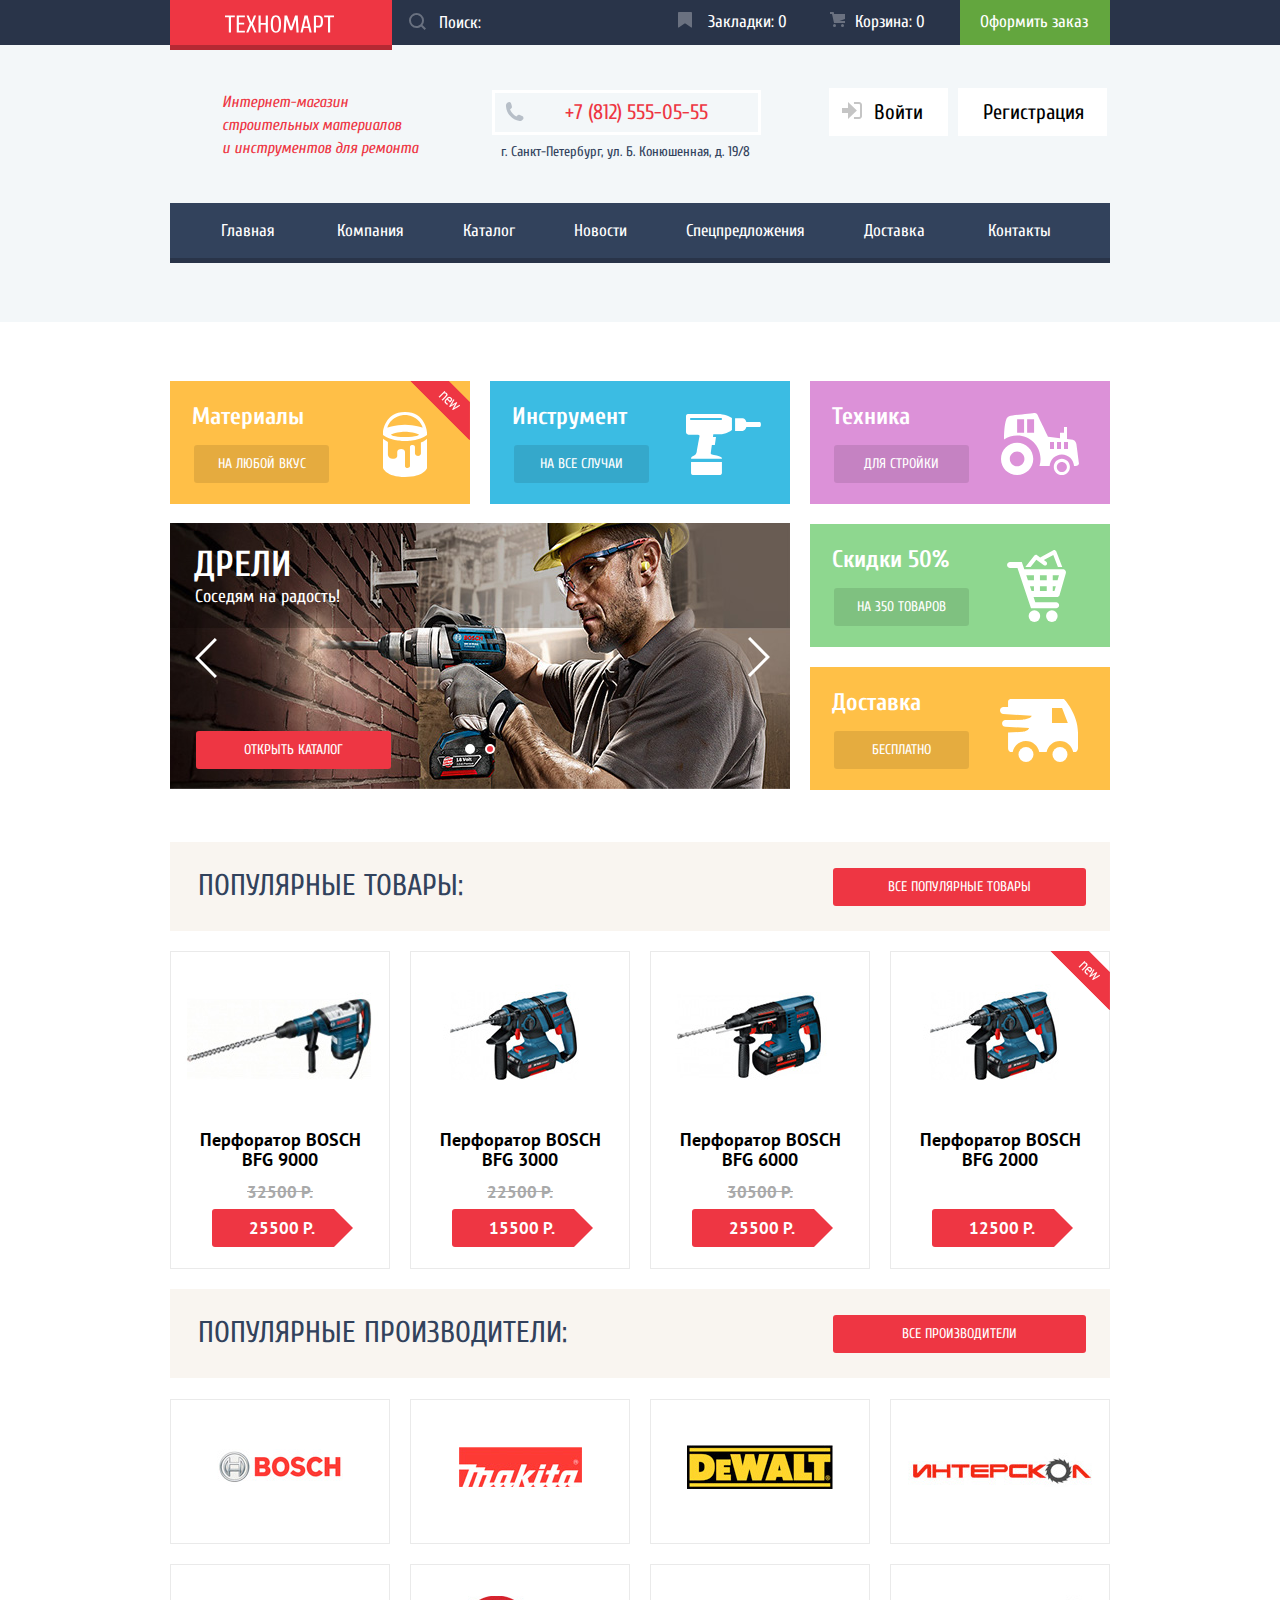
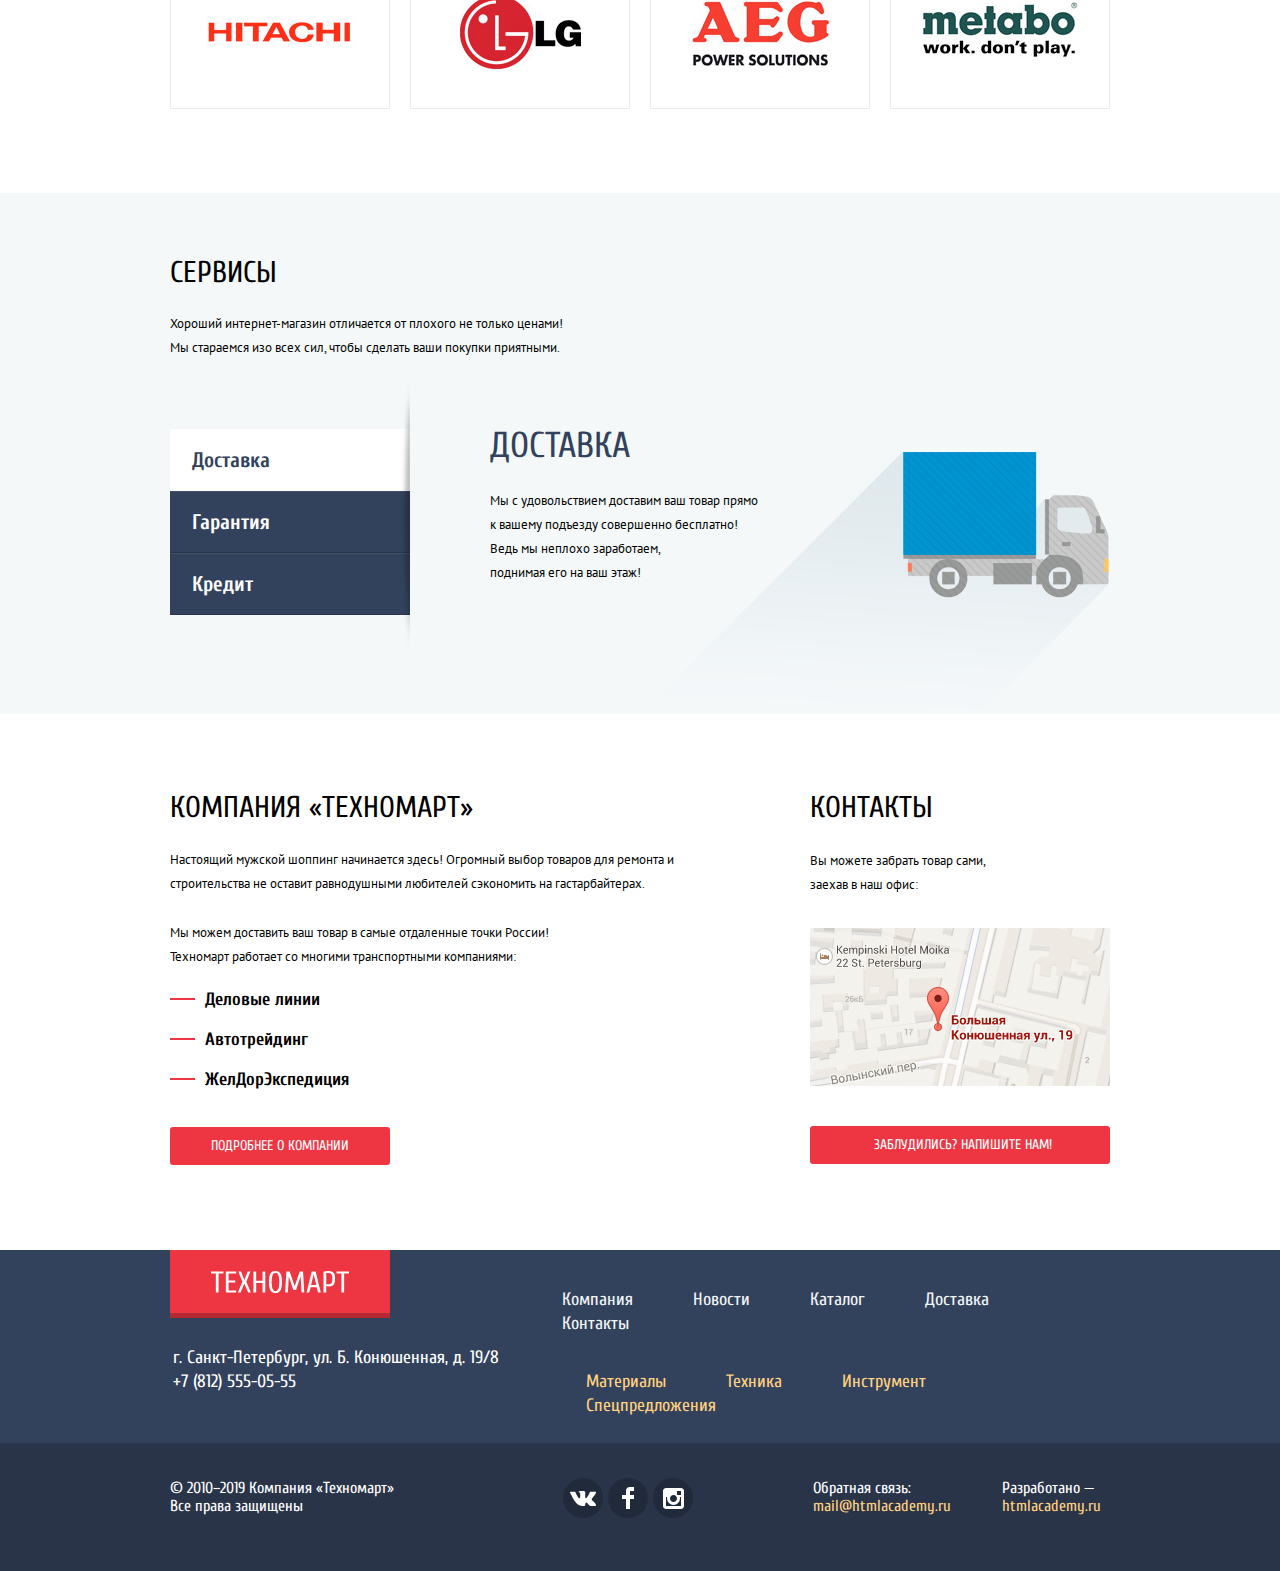
<file: index.html>
<!DOCTYPE html>
<html lang="ru">
<head>
	<meta charset="utf-8">
	<title>Техномарт</title>
	<link href="https://fonts.googleapis.com/css?family=Cuprum:400,400i,700,700i%7CPT+Sans:400,400i,700,700i&display=swap&subset=cyrillic" rel="stylesheet">
	<link href="css/normalize.css" rel="stylesheet">
	<link href="css/min.css" rel="stylesheet">
</head>
<body>
	<header class="main-header">
		<div class="header-top">
			<div class="container header-alignment">
				<a class="logo">
					<img src="img/logo.svg" width="109" height="18" alt="Логотип Техномарт" class="logo-header">
				</a>
				<form action="https://echo.htmlacademy.ru" method="get" class="search-form">
					<label for="search-field"><span class="visually-hidden">Поиск:</span></label>
					<input type="search" name="search" id="search-field" placeholder="Поиск:">
					<svg xmlns="http://www.w3.org/2000/svg" width="17" height="17" viewBox="0 0 17 17" class="search"><path fill="#ffffff" d="M17 15.586l-3.542-3.542A7.465 7.465 0 0 0 15 7.5 7.5 7.5 0 1 0 7.5 15c1.71 0 3.282-.579 4.544-1.542L15.586 17 17 15.586zM2 7.5C2 4.467 4.467 2 7.5 2 10.532 2 13 4.467 13 7.5c0 3.032-2.468 5.5-5.5 5.5A5.506 5.506 0 0 1 2 7.5z"/></svg>
				</form>
				<a href="#" class="bookmark">
					Закладки: 0
				</a>		
				<a href="#" class="basket">
					Корзина: 0
				</a>
				<a href="#" class="checkout-button">
					Оформить заказ
				</a>
			</div>
		</div>

		<div class="flex-container container header-alignment">
			<div>
				<h1 class="visually-hidden">Техномарт</h1>
				<p class="promo">Интернет-магазин строительных материалов <br> и инструментов для ремонта</p>
			</div>

			<div class="contact-us">
				<h2 class="visually-hidden">Связаться с нами</h2>
				<p class="call-us"><a href="tel:+78125550555">+7 (812) 555-05-55</a></p>
				<p class="find-us">г. Санкт-Петербург, ул. Б. Конюшенная, д. 19/8</p>
			</div>

			<section>
				<h2 class="visually-hidden">Регистрация или Вход</h2>
				<ul class="user-navigation">
					<li class="login-btn">
						<a href="#" class="login"><span>Войти</span>
							<svg xmlns="http://www.w3.org/2000/svg" class="login-icon" width="20" height="17" viewBox="0 0 20 17"><path fill="#c5c5c5" d="M14.875 8.5L6 0v6H0v5h6v6z"/><path fill="#c5c5c5" d="M16.986 15.01h-5.027V17h5.027c2.178 0 3.004-1.81 3.029-3.026V3.028C19.99 1.811 19.164 0 16.986 0h-5.027v1.99h5.027c.839 0 .992.681 1.01 1.057v10.904c-.017.376-.171 1.059-1.01 1.059z"/></svg>
						</a>
					</li>
					<li>
						<a href="#" class="sign-up">Регистрация</a>
					</li>
				</ul>
			</section>
		</div>

		<nav class="container site-nav">
			<ul class="site-navigation">
				<li class="navigation-item"><a href="index.html#begin" class="navigation-link">Главная</a></li>
				<li class="navigation-item"><a href="index.html#about" class="navigation-link">Компания</a></li>
				<li class="navigation-item"><a href="catalog.html" class="navigation-link">Каталог</a></li>
				<li class="navigation-item"><a href="#" class="navigation-link">Новости</a></li>
				<li class="navigation-item"><a href="#" class="navigation-link">Спецпредложения</a></li>
				<li class="navigation-item"><a href="index.html#delivery" class="navigation-link">Доставка</a></li>
				<li class="navigation-item"><a href="index.html#contacts" class="navigation-link">Контакты</a></li>
			</ul>
		</nav>
	</header>


	<main>
		<div class="container">
			<section class="services">
				<h2 class="visually-hidden">Услуги Техномарт</h2>
				<ul class="services-list">
					<li class="services-item">
						<div class="flag flag-new">Новинка</div>
						<h3>Материалы</h3>
						<a href="#">
							<p class="promo-phrase">На любой вкус</p>
						</a>
					</li>
					<li class="services-item">
						<h3>Инструмент</h3>
						<a href="#">
							<p class="promo-phrase">На все случаи</p>
						</a>
					</li>
					<li class="services-item">
						<h3>Техника</h3>
						<a href="#">
							<p class="promo-phrase">Для стройки</p>
						</a>
					</li>
					<li class="services-item">
						<h3>Скидки 50%</h3>
						<a href="#">
							<p class="promo-phrase">На 350 товаров</p>
						</a>
					</li>
					<li class="services-item">
						<h3>Доставка</h3>
						<a href="#">
							<p class="promo-phrase">Бесплатно</p>
						</a>
					</li>
				</ul>

				<div class="promo-slider">
					<input type="radio" id="control-1" name="toggle" class="visually-hidden">
					<input type="radio" id="control-2" name="toggle" class="visually-hidden" checked>
					<div class="slider-controls">
						<label for="control-1">Первый</label>
						<label for="control-2">Второй</label>
					</div>
					<figure id="slider-1" class="slider-item">
						<figcaption>
							<h3>Дрели</h3>
							<p>Соседям на радость!</p>
						</figcaption>
						<img src="img/drill-master-1.jpg" width="620" height="266" alt="Дрелли. Соседям на радость!">
						<a href="catalog.html" class="btn open-btn">Открыть каталог</a>
						<div class="arrows arrow-1">
							<label for="control-1" class="arrow-back"><span class="visually-hidden">Назад</span></label>
							<label for="control-2" class="arrow-next"><span class="visually-hidden">Вперед</span></label>
						</div>
					</figure>
					<figure id="slider-2" class="slider-item">
						<figcaption>
							<h3>Перфораторы</h3>
							<p>Настоящие мужские игрушки</p>
						</figcaption>
						<img src="img/drill-master-2.jpg" width="620" height="266" alt="Дрелли. Соседям на радость!">
						<a href="catalog.html" class="btn open-btn">Открыть каталог</a>
						<div class="arrows arrow-2">
							<label for="control-1" class="arrow-back"><span class="visually-hidden">Назад</span></label>
							<label for="control-2" class="arrow-next"><span class="visually-hidden">Вперед</span></label>
						</div>
					</figure>
				</div>
			</section>

			<section class="popular-goods">
				<div class="popular-heading">
					<h2>Популярные товары:</h2>
					<a href="#" class="btn popular-button">Все популярные товары</a>
				</div>
				<ul class="goods-list goods-index">
					<li class="goods-item">
						<div class="goods-card">
							<div class="goods-hide">
								<button type="button" class="buy-button">Купить</button>
								<button type="button" class="bookmark-button">В закладки</button>
							</div>
							<div class="goods-reveal">
								<a href="#">
									<img src="img/perforator-1.jpg" width="218" height="170" alt="Перфоратор BOSCH BFG 9000">
									<h3>Перфоратор BOSCH BFG 9000</h3>
								</a>
								<div class="price-box">
									<b class="price-old">32500 Р.</b>
									<a href="#" class="price-new">25500 Р.</a>
								</div>
							</div>
						</div>
					</li>
					<li class="goods-item">
						<div class="goods-card">
							<div class="goods-hide">
								<button type="button" class="buy-button">Купить</button>
								<button type="button" class="bookmark-button">В закладки</button>
							</div>
							<div class="goods-reveal">
								<a href="#">
									<img src="img/perforator-2.jpg" width="218" height="170" alt="Перфоратор BOSCH BFG 3000">
									<h3>Перфоратор BOSCH BFG 3000</h3>
								</a>
								<div class="price-box">
									<b class="price-old">22500 Р.</b>
									<a href="#" class="price-new">15500 Р.</a>
								</div>
							</div>
						</div>
					</li>
					<li class="goods-item">
						<div class="goods-card">
							<div class="goods-hide">
								<button type="button" class="buy-button">Купить</button>
								<button type="button" class="bookmark-button">В закладки</button>
							</div>
							<div class="goods-reveal">
								<a href="#">
									<img src="img/perforator-3.jpg" width="218" height="170" alt="Перфоратор BOSCH BFG 6000">
									<h3>Перфоратор BOSCH BFG 6000</h3>
								</a>
								<div class="price-box">
									<b class="price-old">30500 Р.</b>
									<a href="#" class="price-new">25500 Р.</a>
								</div>
							</div>
						</div>
					</li>
					<li class="goods-item">
						<div class="goods-card">
							<div class="goods-hide">
								<button type="button" class="buy-button">Купить</button>
								<button type="button" class="bookmark-button">В закладки</button>
							</div>
							<div class="goods-reveal">
								<div class="flag flag-new">Новинка</div>
								<a href="#">
									<img src="img/perforator-4.jpg" width="218" height="170" alt="Перфоратор BOSCH BFG 2000">
									<h3>Перфоратор BOSCH BFG 2000</h3>
								</a>
								<div class="price-alone">
									<a href="#" class="price-new">12500 Р.</a>
								</div>
							</div>
						</div>
					</li>
				</ul>
			</section>

			<section class="popular-brands">
				<div class="popular-heading">
					<h2>Популярные производители:</h2>
					<a href="#" class="btn popular-button">Все производители</a>
				</div>
				<ul class="brands-list">
					<li class="brands-item"><a href="#"><img src="img/bosch.jpg" width="126" height="37" alt="Bosch"></a></li>
					<li class="brands-item"><a href="#"><img src="img/makita.jpg" width="123" height="40" alt="Makita"></a></li>
					<li class="brands-item"><a href="#"><img src="img/dewalt.jpg" width="146" height="44" alt="Dewalt"></a></li>
					<li class="brands-item"><a href="#"><img src="img/interscol.jpg" width="200" height="88" alt="Interscol"></a></li>
					<li class="brands-item"><a href="#"><img src="img/hitachi.jpg" width="169" height="31" alt="Hitachi"></a></li>
					<li class="brands-item"><a href="#"><img src="img/lg.jpg" width="121" height="73" alt="LG"></a></li>
					<li class="brands-item"><a href="#"><img src="img/aeg.jpg" width="151" height="96" alt="AEG"></a></li>
					<li class="brands-item"><a href="#"><img src="img/metabo.jpg" width="204" height="69" alt="Metabo"></a></li>
				</ul>
			</section>
		</div>

		<section class="info">
			<div class="container">
				<h2>Сервисы</h2>
				<div class="info-promo">
					<p>Хороший интернет-магазин отличается от плохого не только ценами!</p> 
					<p>Мы стараемся изо всех сил, чтобы сделать ваши покупки приятными.</p>
				</div>
				<div class="flex-container service-frame">
					<input type="radio" name="service-radio" id="delivery" class="visually-hidden" checked>
					<input type="radio" name="service-radio" id="guarantee" class="visually-hidden">
					<input type="radio" name="service-radio" id="credit" class="visually-hidden">
					<div class="info-list">
						<label for="delivery" class="info-item">Доставка</label>
						<label for="guarantee" class="info-item">Гарантия</label>
						<label for="credit" class="info-item">Кредит</label>
					</div>
					<div class="service-slide info-delivery flex-container">
						<div>
							<h3>Доставка</h3>
							<p>Мы с удовольствием доставим ваш товар прямо <br> к вашему подъезду совершенно бесплатно!</p>
							<p>Ведь мы неплохо заработаем, <br> поднимая его на ваш этаж!</p>
						</div>
					</div>
					<div class="service-slide info-guarantee flex-container">
						<div>
							<h3>Гарантия</h3>
							<p>Если купленный у нас товар поломается или заискрит, <br> а также в случае пожара, спровоцированного его возгоранием, вы всегда можете быть уверены в нашей гарантии. Мы обменяем сгоревший товар на новый. <br> Дом уж восстановите как-нибудь сами.</p>
						</div>
					</div>
					<div class="info-credit service-slide flex-container">
						<div>
							<h3>Кредит</h3>
							<p>Залезть в долговую яму стало проще! <br> Кредитные консультанты придут вам на помощь.</p>
							<a href="#" class="btn credit-btn">Отправить заявку</a>
						</div>
					</div>
				</div>
			</div>
		</section>

		<div class="container">
			<div class="flex-container contacts-about">
				<section class="about">
					<h2>Компания «Техномарт»</h2>
					<p>Настоящий мужской шоппинг начинается здесь! Огромный выбор товаров для ремонта и строительства не оставит равнодушными любителей сэкономить на гастарбайтерах.</p> 
					<p>Мы можем доставить ваш товар в самые отдаленные точки России! Техномарт работает со многими транспортными компаниями:</p>
					<ul class="about-list">
						<li><b>Деловые линии</b></li>
						<li><b>Автотрейдинг</b></li>
						<li><b>ЖелДорЭкспедиция</b></li>
					</ul>
					<a href="#" class="btn more-btn">Подробнее о компании</a>
				</section>

				<section class="contacts">
					<h2>Контакты</h2>
					<p>Вы можете забрать товар сами, заехав в наш офис:</p>
					<a href="https://www.google.com/maps/place/%D0%91%D0%BE%D0%BB%D1%8C%D1%88%D0%B0%D1%8F+%D0%9A%D0%BE%D0%BD%D1%8E%D1%88%D0%B5%D0%BD%D0%BD%D0%B0%D1%8F+%D1%83%D0%BB.,+19%2F8,+%D0%A1%D0%B0%D0%BD%D0%BA%D1%82-%D0%9F%D0%B5%D1%82%D0%B5%D1%80%D0%B1%D1%83%D1%80%D0%B3,+191186/@59.9385146,30.3198672,16.75z/data=!4m5!3m4!1s0x4696310fca145cc1:0x42b32648d8238007!8m2!3d59.9387165!4d30.3230474" class="map-open">
						<img src="img/map.png" width="300" height="158" alt="Офис компании по адресу ул. Большая Конюшенная 19/8, Санкт-Петербург">
					</a>
					<button type="button" class="btn write-us">Заблудились? Напишите нам!</button>
				</section>
			</div>
		</div>
	</main>


	<footer class="main-footer">
		<div class="modal-cart visually-hidden">
			<button type="button" class="cart-close"><span class="visually-hidden">Закрыть</span></button>
			<div class="modal-top">
				<p>Товар добавлен в корзину!</p>
			</div>
			<div class="modal-bottom">
				<a class="btn modal-checkout">Оформить заказ</a>
				<button type="button" class="btn modal-continue">Продолжить покупки</button> 
			</div>
		</div>
		<div class="pop-up visually-hidden">
			<form action="https://echo.htmlacademy.ru" method="post" class="modal-form">
				<button type="button" class="form-close"><span class="visually-hidden">Закрыть</span></button>
				<div class="flex-container">
					<p>
						<label for="name-field" class="name-label">Ваше имя: <br></label>
						<input type="text" name="name" id="name-field" placeholder="Имя Фамилия">
					</p>
					<p>
						<label for="email-field">Ваш e-mail: <br></label>
						<input type="email" name="email" id="email-field" placeholder="email@example.com">
					</p>
				</div>
				<label for="comment-field" class="area-label">Текст письма:</label>
				<textarea name="comment" id="comment-field" placeholder="В свободной форме"></textarea>
				<div class="modal-btn">
					<button type="submit" class="btn">Отправить</button>
				</div>
			</form>
		</div>

		<section class="modal-map visually-hidden">
			<h2 class="visually-hidden">Как до нас добраться</h2>
			<iframe src="https://www.google.com/maps/embed?pb=!1m18!1m12!1m3!1d2376.7683104765288!2d30.319867196867516!3d59.93851463737363!2m3!1f0!2f0!3f0!3m2!1i1024!2i768!4f13.1!3m3!1m2!1s0x4696310fca145cc1%3A0x42b32648d8238007!2z0JHQvtC70YzRiNCw0Y8g0JrQvtC90Y7RiNC10L3QvdCw0Y8g0YPQuy4sIDE5LzgsINCh0LDQvdC60YIt0J_QtdGC0LXRgNCx0YPRgNCzLCAxOTExODY!5e0!3m2!1sru!2sru!4v1572987408072!5m2!1sru!2sru" width="940" height="446" allowfullscreen></iframe>
			<p><img src="img/map-popup.png" width="940" height="446" alt="Офис компании по адресу ул. Большая Конюшенная 19/8, Санкт-Петербург"></p>
			<button class="map-close" type="button">
				<span class="visually-hidden">Закрыть</span>
			</button>
		</section>

		<div class="footer-top">
			<div class="container">
				<div class="flex-container">
					<div class="footer-column">
						<a href="#begin" class="logo">
							<img src="img/logo.svg" width="137" height="22" alt="Логотип Техномарт" class="logo-footer">
						</a>
						<div class="adress-footer">
							<p>г. Санкт-Петербург, ул. Б. Конюшенная, д. 19/8</p>
							<p><a href="tel:+78125550555">+7 (812) 555-05-55</a></p>
						</div>
					</div>
					<div class="footer-menu">
						<ul class="menu-top">
							<li><a href="#about">Компания</a></li>
							<li><a href="#">Новости</a></li>
							<li><a href="catalog.html">Каталог</a></li>
							<li><a href="#delivery">Доставка</a></li>
							<li><a href="#contacts">Контакты</a></li>
						</ul>
						<ul class="menu-bottom">
							<li><a href="#">Материалы</a></li>
							<li><a href="#">Техника</a></li>
							<li><a href="#">Инструмент</a></li>
							<li><a href="#">Спецпредложения</a></li>
						</ul>
					</div>
				</div>
			</div>
		</div>

		<div class="footer-bottom">
			<div class="container flex-container footer-alignment">
				<p class="copyright">
					© 2010–2019 Компания «Техномарт»
					Все права защищены
				</p>
				<ul class="footer-social flex-container">
					<li><a href="#" class="social-button"><span class="visually-hidden">Вконтакте</span>
						<svg xmlns="http://www.w3.org/2000/svg" width="26" height="15" viewBox="0 0 26 15"><path fill="#FFF" d="M16.138 11.51c.956-.309 2.18 2.04 3.483 2.939.978.681 1.727.534 1.727.534l3.473-.05s1.815-.112.957-1.554c-.071-.12-.503-1.069-2.585-3.022-2.177-2.043-1.882-1.712.739-5.244 1.597-2.153 2.236-3.468 2.036-4.028-.192-.539-1.365-.399-1.365-.399L20.69.713c-.381.001-.704.119-.851.515-.003.004-.621 1.666-1.445 3.079-1.741 2.989-2.436 3.148-2.724 2.961-.661-.433-.494-1.737-.494-2.664 0-2.897.432-4.105-.846-4.417-.427-.104-.739-.172-1.828-.182-1.392-.021-2.574 0-3.244.329-.445.223-.786.712-.579.74.26.035.843.16 1.155.586.401.552.389 1.789.389 1.789s.229 3.411-.54 3.834c-.528.29-1.25-.302-2.803-3.016-.793-1.388-1.392-2.922-1.392-2.922s-.116-.285-.326-.441c-.25-.185-.6-.244-.6-.244L.848.684S.29.7.085.946c-.182.218-.015.668-.015.668s2.909 6.881 6.203 10.347c3.02 3.182 6.452 2.971 6.452 2.971h1.555s.469-.054.709-.312c.224-.24.214-.691.214-.691s-.031-2.109.935-2.419z"/></svg></a>
					</li>
					<li><a href="#" class="social-button"><span class="visually-hidden">Фейсбук</span>
						<svg xmlns="http://www.w3.org/2000/svg" width="12" height="22" viewBox="0 0 12 22"><path fill="#FFF" d="M12 4V0H8a4 4 0 0 0-4 4v4H0v4h4v10h4V12h4V8H8V4h4z"/></svg></a>
					</li>
					<li><a href="#" class="social-button"><span class="visually-hidden">Инстаграм</span>
						<svg xmlns="http://www.w3.org/2000/svg" width="21" height="21" viewBox="0 0 21 21"><path fill="#FFF" d="M18 0H3C1.35 0 0 1.35 0 3v15c0 1.65 1.35 3 3 3h15c1.65 0 3-1.35 3-3V3c0-1.65-1.35-3-3-3zm-7.5 7c1.93 0 3.5 1.57 3.5 3.5S12.43 14 10.5 14 7 12.43 7 10.5 8.57 7 10.5 7zM18 18H3V9h1.181A6.504 6.504 0 0 0 4 10.5a6.5 6.5 0 1 0 13 0 6.45 6.45 0 0 0-.181-1.5H18v9zm0-11h-4V3h4v4z"/></svg></a>
					</li>
				</ul>
				<div class="footer-links">
					<p class="feedback">
						Обратная связь:
						<a href="mailto:mail@htmlacademy.ru"><span>mail@htmlacademy.ru</span></a>
					</p>
					<p>
						Разработано — 
						<a href="https://htmlacademy.ru/intensive/htmlcss"><span>htmlacademy.ru</span></a>
					</p>
				</div>
			</div>
		</div>
	</footer>
	<script src="js/min.js"></script>
</body>
</html>
</file>
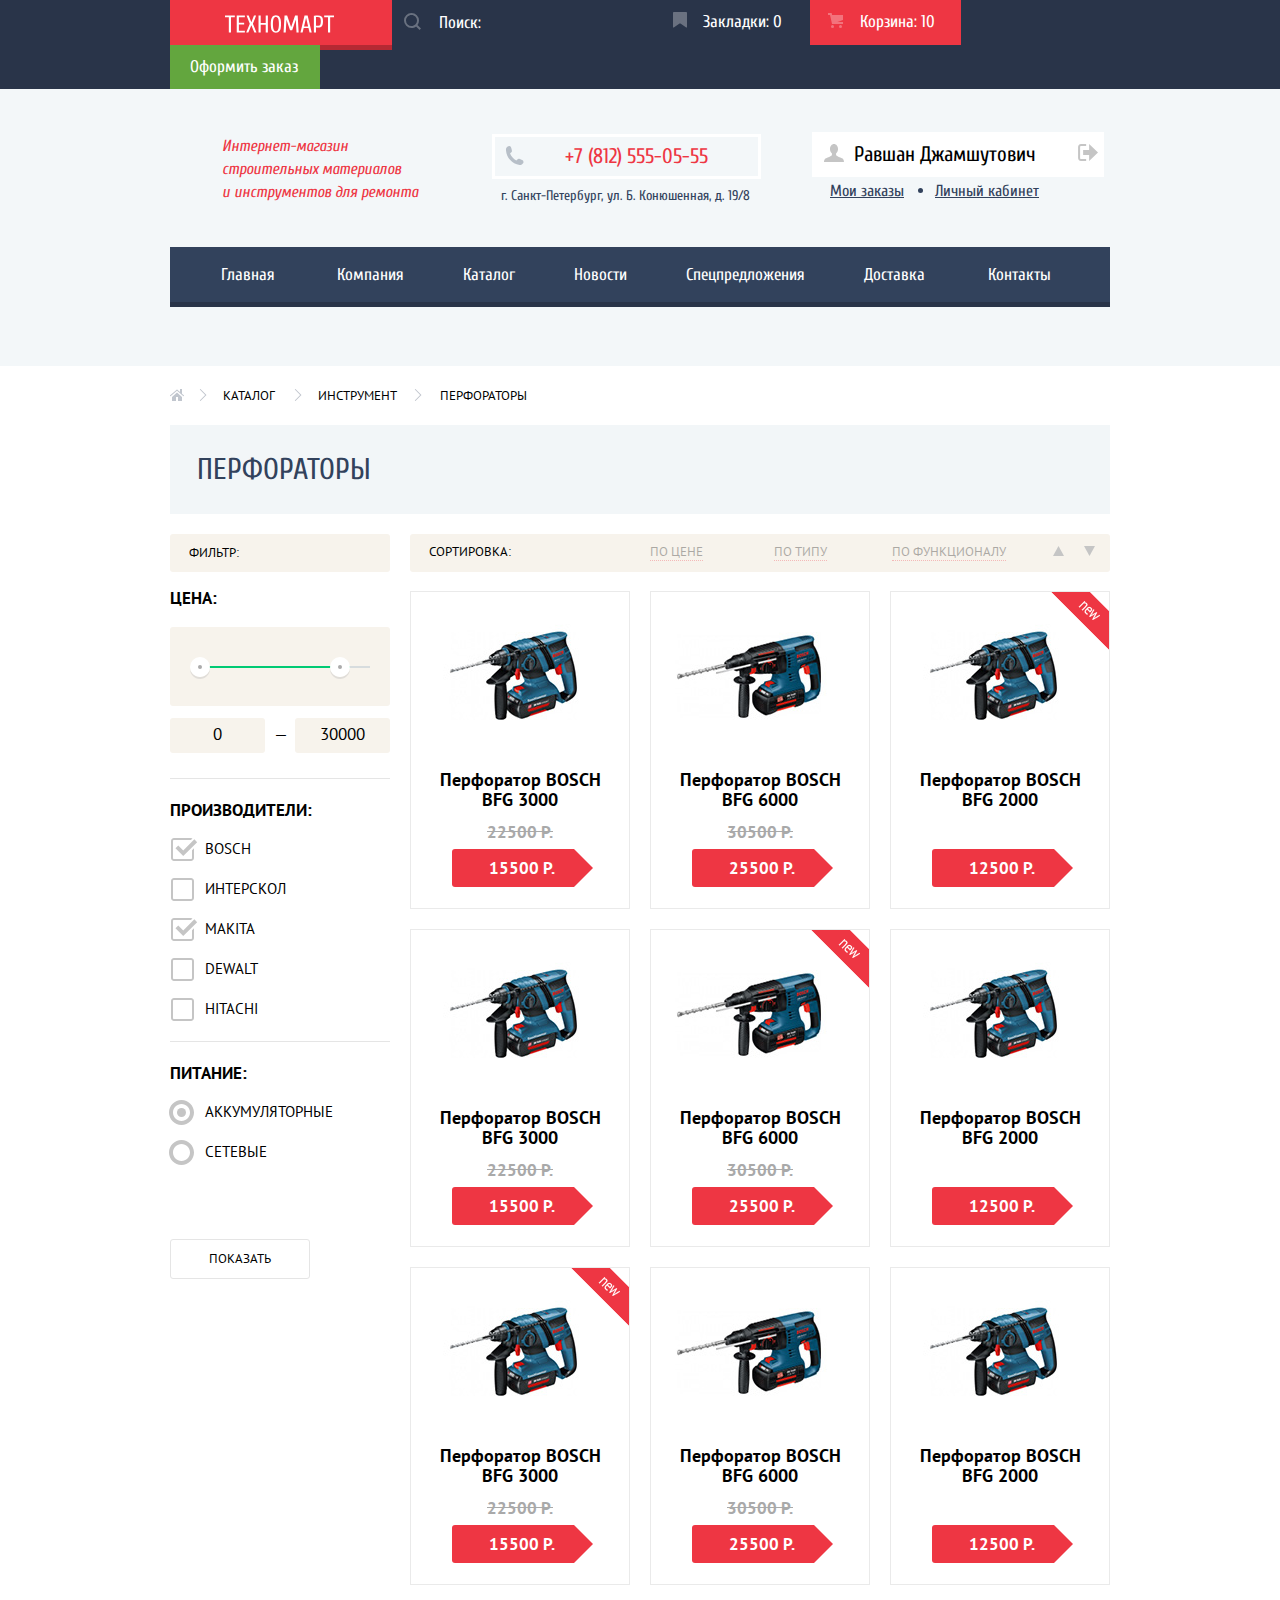
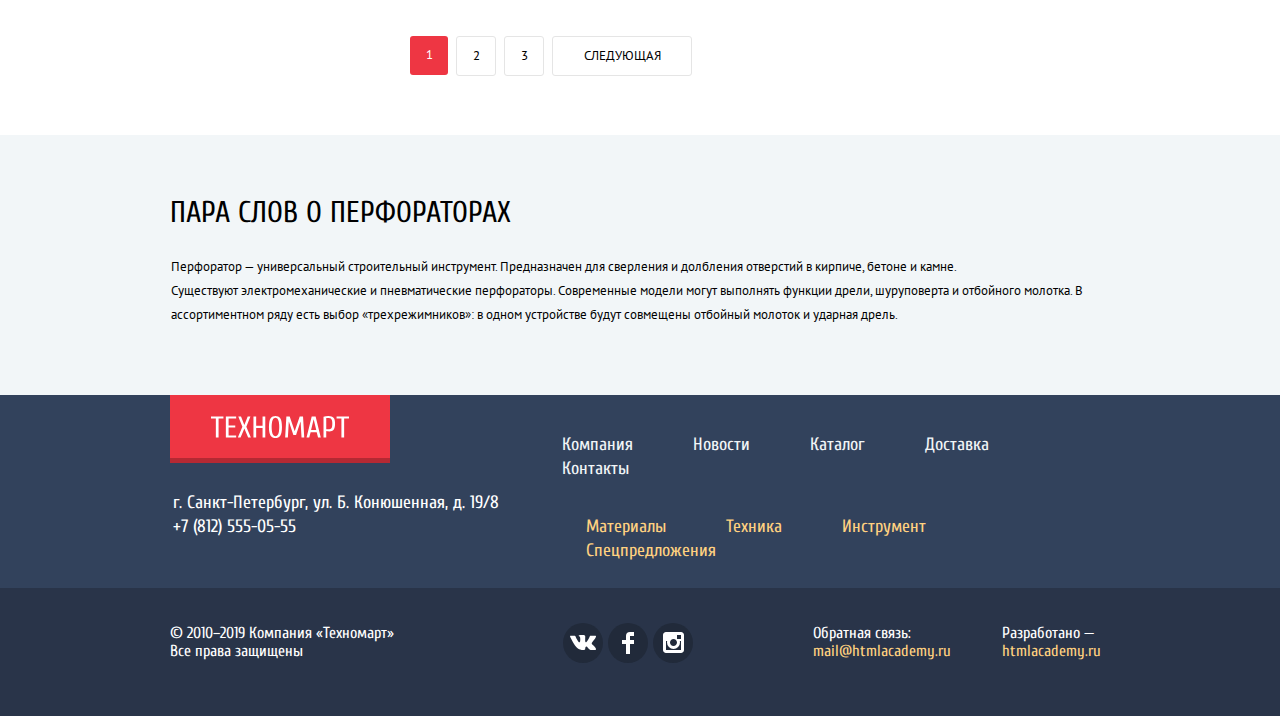
<file: catalog.html>
<!DOCTYPE html>
<html lang="en">
<head>
	<meta charset="UTF-8">
	<title>Техномарт: каталог товаров</title>
	<link href="https://fonts.googleapis.com/css?family=Cuprum:400,400i,700,700i%7CPT+Sans:400,400i,700,700i&display=swap&subset=cyrillic" rel="stylesheet">
	<link href="css/normalize.css" rel="stylesheet">
	<link href="css/min.css" rel="stylesheet">
</head>
<body>
	<header class="main-header">
		<div class="header-top">
			<div class="container header-alignment">
				<a href="index.html" class="logo">
					<img src="img/logo.svg" width="109" height="18" alt="Логотип Техномарт" class="logo-header">
				</a>
				<form action="https://echo.htmlacademy.ru" method="get" class="search-form">
					<label for="search-field"><span class="visually-hidden">Поиск:</span></label>
					<input type="search" name="search" id="search-field" placeholder="Поиск:" class="catalog-search">
					<svg xmlns="http://www.w3.org/2000/svg" width="17" height="17" viewBox="0 0 17 17" class="search"><path fill="#ffffff" d="M17 15.586l-3.542-3.542A7.465 7.465 0 0 0 15 7.5 7.5 7.5 0 1 0 7.5 15c1.71 0 3.282-.579 4.544-1.542L15.586 17 17 15.586zM2 7.5C2 4.467 4.467 2 7.5 2 10.532 2 13 4.467 13 7.5c0 3.032-2.468 5.5-5.5 5.5A5.506 5.506 0 0 1 2 7.5z"/></svg>
				</form>
				<a href="#" class="bookmark">
					Закладки: 0
				</a>
				<a href="#" class="basket-inner">
					Корзина: 10
				</a>
				<a href="#" class="checkout-button">
					Оформить заказ
				</a>
			</div>
		</div>

		<div class="flex-container container header-alignment">
			<div>
				<h1 class="visually-hidden">Техномарт</h1>
				<p class="promo">Интернет-магазин строительных материалов <br> и инструментов для ремонта</p>
			</div>

			<div class="contact-us">
				<h2 class="visually-hidden">Связаться с нами</h2>
				<p class="call-us"><a href="tel:+78125550555">+7 (812) 555-05-55</a></p>
				<p class="find-us">г. Санкт-Петербург, ул. Б. Конюшенная, д. 19/8</p>
			</div>

			<section>
				<h2 class="visually-hidden">Личный кабинет</h2>
				<div class="catalog-user">
					<div class="user-block">
						<a href="#" class="user-button">
							<svg xmlns="http://www.w3.org/2000/svg" width="20" height="18" viewBox="0 0 20 18" class="user-icon"><path fill="#c5c5c5" d="M17.881 14.166c-2.144-.735-4.256-1.666-5.207-2.39-.657-.501-.77-1.618-.517-2.415 1.118-.903 1.864-2.477 1.864-4.278C14.021 2.276 12.221 0 10 0S5.979 2.276 5.979 5.083c0 1.801.746 3.374 1.863 4.277.253.798.141 1.915-.517 2.416-.95.724-3.063 1.654-5.207 2.39S0 18 0 18h20s.025-3.099-2.119-3.834z"/>
							</svg>
							<span class="user-name">Равшан Джамшутович</span>
						</a>
					</div>
					<a href="#" class="logout"><span class="visually-hidden">Выйти</span><svg xmlns="http://www.w3.org/2000/svg" width="21" height="17" viewBox="0 0 21 17"><g fill="#c5c5c5"><path fill="#c5c5c5" d="M21 8.5L12.125 0v6h-6v5h6v6z"/><path fill="#c5c5c5" d="M3.106 13.952V3.048c.018-.376.171-1.057 1.01-1.057h5.027V0H4.116C1.938 0 1.112 1.81 1.087 3.027v10.946C1.112 15.189 1.938 17 4.116 17h5.027v-1.99H4.116c-.839 0-.992-.683-1.01-1.058z"/></g></svg></a>
				</div>
				<ul class="user-area">
					<li>
						<a href="#">Мои заказы</a>
					</li>
					<li>
						<a href="#">Личный кабинет</a>
					</li>
				</ul>
			</section>
		</div>

		<nav class="container site-nav">
			<ul class="site-navigation">
				<li class="navigation-item"><a href="index.html#begin" class="navigation-link">Главная</a></li>
				<li class="navigation-item"><a href="index.html#about" class="navigation-link">Компания</a></li>
				<li class="navigation-item"><a href="catalog.html" class="navigation-link">Каталог</a></li>
				<li class="navigation-item"><a href="#" class="navigation-link">Новости</a></li>
				<li class="navigation-item"><a href="#" class="navigation-link">Спецпредложения</a></li>
				<li class="navigation-item"><a href="index.html#delivery" class="navigation-link">Доставка</a></li>
				<li class="navigation-item"><a href="index.html#contacts" class="navigation-link">Контакты</a></li>
			</ul>
		</nav>
	</header>


	<div class="container">
		<main class="main-page">
			<ul class="breadcrumbs">
				<li><a href="index.html" class="home-link"><span class="visually-hidden">Главная</span></a></li>
				<li><a href="catalog.html" class="catalog-link">Каталог</a></li>
				<li><a href="#" class="tool-link">Инструмент</a></li>
				<li><a href="#" class="drill-link">Перфораторы</a></li>
			</ul>

			<h1>Перфораторы</h1>

			<div class="flex-container">
				<form action="https://echo.htmlacademy.ru" method="get" class="flex-container flex-column">
					<section class="sidebar-filter">
						<h2>Фильтр:</h2>
						<h3>Цена:</h3>
						<div class="range-box">
							<div class="scale-line">
							</div>
						</div>
						<div class="price-controls">
							<input type="text" name="price-control" value="0" class="price-min">
							<input type="text" name="price-control" value="30000" class="price-max">
						</div>
					</section>

					<section class="brands-filter">
						<h2 class="visually-hidden">Боковой фильтр</h2>
						<fieldset class="brands-fieldset">
							<legend>Производители:</legend>
							<ul class="filter-area">
								<li>
									<label>
										<input type="checkbox" name="bosch" class="checkbox-item visually-hidden" checked>
										<span class="checkbox-customized"></span>
										<span>Bosch</span>
									</label>
								</li>
								<li>
									<label>
										<input type="checkbox" name="interscol" class="checkbox-item visually-hidden">
										<span class="checkbox-customized"></span>
										<span>Интерскол</span>
									</label>
								</li>
								<li>
									<label>
										<input type="checkbox" name="makita" class="checkbox-item visually-hidden" checked>
										<span class="checkbox-customized"></span>
										<span>Makita</span>
									</label>
								</li>
								<li>
									<label>
										<input type="checkbox" name="dewalt" class="checkbox-item visually-hidden">
										<span class="checkbox-customized"></span>
										<span>Dewalt</span>
									</label>
								</li>
								<li>
									<label>
										<input type="checkbox" name="hitachi" class="checkbox-item visually-hidden">
										<span class="checkbox-customized"></span>
										<span>Hitachi</span>
									</label>
								</li>
							</ul>
						</fieldset>
						<fieldset class="brands-fieldset">
							<legend>Питание:</legend>
							<ul class="filter-area">
								<li>
									<label class="radio-label">
										<input type="radio" name="power" value="battery" class="radio-item visually-hidden" checked>
										<span class="radio-customized"></span>
										<span>Аккумуляторные</span>
									</label>
								</li>
								<li>
									<label class="radio-label">
										<input type="radio" name="power" value="network" class="radio-item visually-hidden">
										<span class="radio-customized"></span>
										<span>Сетевые</span>
									</label>
								</li>
							</ul>
						</fieldset>
						<button type="submit" class="apply-button">Показать</button>
					</section>
				</form>

				<div class="flex-container flex-column sorting-area">
					<section class="top-filter">
						<h2>Сортировка:</h2>
						<ul class="sorting-list">
							<li><a href="#" class="sorting-item">По цене</a></li>
							<li><a href="#" class="sorting-item">По типу</a></li>
							<li><a href="#" class="sorting-item">По функционалу</a></li>
						</ul>
						<div class="dir-group">
							<button type="button" class="dir-btn"><span class="visually-hidden">По возрастанию</span>
								<svg xmlns="http://www.w3.org/2000/svg" width="11" height="10" viewBox="0 0 11 10"><path fill="#c5c5c5" d="M5.5 0L0 10h11z"/></svg>
							</button>
							<button type="button" class="dir-btn"><span class="visually-hidden">По убыванию</span>
								<svg xmlns="http://www.w3.org/2000/svg" width="11" height="10" viewBox="0 0 11 10"><path fill="#c5c5c5" d="M5.5 10L0 0h11"/></svg>
							</button>
						</div>
					</section>

					<section class="goods">
						<h2 class="visually-hidden">Список перфораторов</h2>
						<ul class="goods-list goods-catalog">
							<li class="goods-item">
								<div class="goods-card">
									<div class="goods-hide">
										<button type="button" class="buy-button">Купить</button>
										<button type="button" class="bookmark-button">В закладки</button>
									</div>
									<div class="goods-reveal">
										<a href="#">
											<img src="img/perforator-2.jpg" width="218" height="170" alt="Перфоратор BOSCH BFG 3000">
											<h3>Перфоратор BOSCH BFG 3000</h3>
										</a>
										<div class="price-box">
											<b class="price-old">22500 Р.</b>
											<a href="#" class="price-new">15500 Р.</a>
										</div>
									</div>
								</div>
							</li>
							<li class="goods-item">
								<div class="goods-card">
									<div class="goods-hide">
										<button type="button" class="buy-button">Купить</button>
										<button type="button" class="bookmark-button">В закладки</button>
									</div>
									<div class="goods-reveal">
										<a href="#">
											<img src="img/perforator-3.jpg" width="218" height="170" alt="Перфоратор BOSCH BFG 6000">
											<h3>Перфоратор BOSCH BFG 6000</h3>
										</a>
										<div class="price-box">
											<b class="price-old">30500 Р.</b>
											<a href="#" class="price-new">25500 Р.</a>
										</div>
									</div>
								</div>
							</li>
							<li class="goods-item">
								<div class="goods-card">
									<div class="goods-hide">
										<button type="button" class="buy-button">Купить</button>
										<button type="button" class="bookmark-button">В закладки</button>
									</div>
									<div class="goods-reveal">
										<div class="flag flag-new">Новинка</div>
										<a href="#">
											<img src="img/perforator-4.jpg" width="218" height="170" alt="Перфоратор BOSCH BFG 2000">
											<h3>Перфоратор BOSCH BFG 2000</h3>
										</a>
										<div class="price-alone">
											<a href="#" class="price-new">12500 Р.</a>
										</div>
									</div>
								</div>
							</li>
							<li class="goods-item">
								<div class="goods-card">
									<div class="goods-hide">
										<button type="button" class="buy-button">Купить</button>
										<button type="button" class="bookmark-button">В закладки</button>
									</div>
									<div class="goods-reveal">
										<a href="#">
											<img src="img/perforator-2.jpg" width="218" height="170" alt="Перфоратор BOSCH BFG 3000">
											<h3>Перфоратор BOSCH BFG 3000</h3>
										</a>
										<div class="price-box">
											<b class="price-old">22500 Р.</b>
											<a href="#" class="price-new">15500 Р.</a>
										</div>
									</div>
								</div>
							</li>
							<li class="goods-item">
								<div class="goods-card">
									<div class="goods-hide">
										<button type="button" class="buy-button">Купить</button>
										<button type="button" class="bookmark-button">В закладки</button>
									</div>
									<div class="goods-reveal">
										<div class="flag flag-new">Новинка</div>
										<a href="#">
											<img src="img/perforator-3.jpg" width="218" height="170" alt="Перфоратор BOSCH BFG 6000">
											<h3>Перфоратор BOSCH BFG 6000</h3>
										</a>
										<div class="price-box">
											<b class="price-old">30500 Р.</b>
											<a href="#" class="price-new">25500 Р.</a>
										</div>
									</div>
								</div>
							</li>
							<li class="goods-item">
								<div class="goods-card">
									<div class="goods-hide">
										<button type="button" class="buy-button">Купить</button>
										<button type="button" class="bookmark-button">В закладки</button>
									</div>
									<div class="goods-reveal">
										<a href="#">
											<img src="img/perforator-4.jpg" width="218" height="170" alt="Перфоратор BOSCH BFG 2000">
											<h3>Перфоратор BOSCH BFG 2000</h3>
										</a>
										<div class="price-alone">
											<a href="#" class="price-new">12500 Р.</a>
										</div>
									</div>
								</div>
							</li>
							<li class="goods-item">
								<div class="goods-card">
									<div class="goods-hide">
										<button type="button" class="buy-button">Купить</button>
										<button type="button" class="bookmark-button">В закладки</button>
									</div>
									<div class="goods-reveal">
										<div class="flag flag-new">Новинка</div>
										<a href="#">
											<img src="img/perforator-2.jpg" width="218" height="170" alt="Перфоратор BOSCH BFG 3000">
											<h3>Перфоратор BOSCH BFG 3000</h3>
										</a>
										<div class="price-box">
											<b class="price-old">22500 Р.</b>
											<a href="#" class="price-new">15500 Р.</a>
										</div>
									</div>
								</div>
							</li>
							<li class="goods-item">
								<div class="goods-card">
									<div class="goods-hide">
										<button type="button" class="buy-button">Купить</button>
										<button type="button" class="bookmark-button">В закладки</button>
									</div>
									<div class="goods-reveal">
										<a href="#">
											<img src="img/perforator-3.jpg" width="218" height="170" alt="Перфоратор BOSCH BFG 6000">
											<h3>Перфоратор BOSCH BFG 6000</h3>
										</a>
										<div class="price-box">
											<b class="price-old">30500 Р.</b>
											<a href="#" class="price-new">25500 Р.</a>
										</div>
									</div>
								</div>
							</li>
							<li class="goods-item">
								<div class="goods-card">
									<div class="goods-hide">
										<button type="button" class="buy-button">Купить</button>
										<button type="button" class="bookmark-button">В закладки</button>
									</div>
									<div class="goods-reveal">
										<a href="#">
											<img src="img/perforator-4.jpg" width="218" height="170" alt="Перфоратор BOSCH BFG 2000">
											<h3>Перфоратор BOSCH BFG 2000</h3>
										</a>
										<div class="price-alone">
											<a href="#" class="price-new">12500 Р.</a>
										</div>
									</div>
								</div>
							</li>
						</ul>
						<ul class="page-list">
							<li><a href="#" class="current-page">1</a></li>
							<li><a href="#">2</a></li>
							<li><a href="#">3</a></li>
							<li class="next-page"><a href="#">Следующая</a></li>
						</ul>
					</section>
				</div>
			</div>
		</main>
	</div>

	<section class="drills-type">
		<div class="container">
			<h2>Пара слов о перфораторах</h2>
			<p>Перфоратор — универсальный строительный инструмент. Предназначен для сверления и долбления отверстий в кирпиче, бетоне и камне.</p> 
			<p>Существуют электромеханические и пневматические перфораторы. Современные модели могут выполнять функции дрели, шуруповерта и отбойного молотка. В <br> ассортиментном ряду есть выбор «трехрежимников»: в одном устройстве будут совмещены отбойный молоток и ударная дрель. </p>
		</div>
	</section>

	<footer class="main-footer">
		<div class="modal-cart visually-hidden">
			<button type="button" class="cart-close"><span class="visually-hidden">Закрыть</span></button>
			<div class="modal-top">
				<p>Товар добавлен в корзину!</p>
			</div>
			<div class="modal-bottom">
				<a class="btn modal-checkout">Оформить заказ</a>
				<button type="button" class="btn modal-continue">Продолжить покупки</button> 
			</div>
		</div>

		<div class="footer-top">
			<div class="container">
				<div class="flex-container">
					<div class="footer-column">
						<a href="#begin" class="logo">
							<img src="img/logo.svg" width="137" height="22" alt="Логотип Техномарт" class="logo-footer">
						</a>
						<div class="adress-footer">
							<p>г. Санкт-Петербург, ул. Б. Конюшенная, д. 19/8</p>
							<p><a href="tel:+78125550555">+7 (812) 555-05-55</a></p>
						</div>
					</div>
					<div class="footer-menu">
						<ul class="menu-top">
							<li><a href="#about">Компания</a></li>
							<li><a href="#">Новости</a></li>
							<li><a href="catalog.html">Каталог</a></li>
							<li><a href="#delivery">Доставка</a></li>
							<li><a href="#contacts">Контакты</a></li>
						</ul>
						<ul class="menu-bottom">
							<li><a href="#">Материалы</a></li>
							<li><a href="#">Техника</a></li>
							<li><a href="#">Инструмент</a></li>
							<li><a href="#">Спецпредложения</a></li>
						</ul>
					</div>
				</div>
			</div>
		</div>

		<div class="footer-bottom">
			<div class="container flex-container footer-alignment">
				<p class="copyright">
					© 2010–2019 Компания «Техномарт»
					Все права защищены
				</p>
				<ul class="footer-social flex-container">
					<li><a href="#" class="social-button"><span class="visually-hidden">Вконтакте</span>
						<svg xmlns="http://www.w3.org/2000/svg" width="26" height="15" viewBox="0 0 26 15"><path fill="#FFF" d="M16.138 11.51c.956-.309 2.18 2.04 3.483 2.939.978.681 1.727.534 1.727.534l3.473-.05s1.815-.112.957-1.554c-.071-.12-.503-1.069-2.585-3.022-2.177-2.043-1.882-1.712.739-5.244 1.597-2.153 2.236-3.468 2.036-4.028-.192-.539-1.365-.399-1.365-.399L20.69.713c-.381.001-.704.119-.851.515-.003.004-.621 1.666-1.445 3.079-1.741 2.989-2.436 3.148-2.724 2.961-.661-.433-.494-1.737-.494-2.664 0-2.897.432-4.105-.846-4.417-.427-.104-.739-.172-1.828-.182-1.392-.021-2.574 0-3.244.329-.445.223-.786.712-.579.74.26.035.843.16 1.155.586.401.552.389 1.789.389 1.789s.229 3.411-.54 3.834c-.528.29-1.25-.302-2.803-3.016-.793-1.388-1.392-2.922-1.392-2.922s-.116-.285-.326-.441c-.25-.185-.6-.244-.6-.244L.848.684S.29.7.085.946c-.182.218-.015.668-.015.668s2.909 6.881 6.203 10.347c3.02 3.182 6.452 2.971 6.452 2.971h1.555s.469-.054.709-.312c.224-.24.214-.691.214-.691s-.031-2.109.935-2.419z"/></svg></a>
					</li>
					<li><a href="#" class="social-button"><span class="visually-hidden">Фейсбук</span>
						<svg xmlns="http://www.w3.org/2000/svg" width="12" height="22" viewBox="0 0 12 22"><path fill="#FFF" d="M12 4V0H8a4 4 0 0 0-4 4v4H0v4h4v10h4V12h4V8H8V4h4z"/></svg></a>
					</li>
					<li><a href="#" class="social-button"><span class="visually-hidden">Инстаграм</span>
						<svg xmlns="http://www.w3.org/2000/svg" width="21" height="21" viewBox="0 0 21 21"><path fill="#FFF" d="M18 0H3C1.35 0 0 1.35 0 3v15c0 1.65 1.35 3 3 3h15c1.65 0 3-1.35 3-3V3c0-1.65-1.35-3-3-3zm-7.5 7c1.93 0 3.5 1.57 3.5 3.5S12.43 14 10.5 14 7 12.43 7 10.5 8.57 7 10.5 7zM18 18H3V9h1.181A6.504 6.504 0 0 0 4 10.5a6.5 6.5 0 1 0 13 0 6.45 6.45 0 0 0-.181-1.5H18v9zm0-11h-4V3h4v4z"/></svg></a>
					</li>
				</ul>
				<div class="footer-links">
					<p class="feedback">
						Обратная связь:
						<a href="mailto:mail@htmlacademy.ru"><span>mail@htmlacademy.ru</span></a>
					</p>
					<p>
						Разработано —
						<a href="https://htmlacademy.ru/intensive/htmlcss"><span>htmlacademy.ru</span></a>
					</p>
				</div>
			</div>
		</div>
	</footer>
	<script src="js/min.js"></script>
</body>
</html>
</file>
<file: css/min.css>
@-webkit-keyframes bounce{0%{-webkit-transform:translateY(-2000px);transform:translateY(-2000px)}70%{-webkit-transform:translateY(30px);transform:translateY(30px)}90%{-webkit-transform:translateY(-10px);transform:translateY(-10px)}to{-webkit-transform:translateY(0);transform:translateY(0)}}@keyframes bounce{0%{-webkit-transform:translateY(-2000px);transform:translateY(-2000px)}70%{-webkit-transform:translateY(30px);transform:translateY(30px)}90%{-webkit-transform:translateY(-10px);transform:translateY(-10px)}to{-webkit-transform:translateY(0);transform:translateY(0)}}@-webkit-keyframes shake{0%,to{-webkit-transform:translateX(0);transform:translateX(0)}10%,30%,50%,70%,90%{-webkit-transform:translateX(-10px);transform:translateX(-10px)}20%,40%,60%,80%{-webkit-transform:translateX(10px);transform:translateX(10px)}}@keyframes shake{0%,to{-webkit-transform:translateX(0);transform:translateX(0)}10%,30%,50%,70%,90%{-webkit-transform:translateX(-10px);transform:translateX(-10px)}20%,40%,60%,80%{-webkit-transform:translateX(10px);transform:translateX(10px)}}body{margin:0;padding:0;font-family:"Cuprum","Arial",sans-serif;font-size:13px;line-height:24px}a{text-decoration:none}img{max-width:100%;height:auto}.container{width:940px;margin:0 auto}.flex-container{display:-webkit-box;display:-ms-flexbox;display:flex}.flex-column{margin-right:20px;min-width:220px}.main-header{font-size:17px;line-height:18px;background-color:#f3f7f9}.header-top{background-color:#293449;margin-bottom:51px}.header-top a{color:#fff;padding-top:13px;padding-bottom:13px}.header-alignment{display:-webkit-box;display:-ms-flexbox;display:flex;-ms-flex-wrap:wrap;flex-wrap:wrap;min-height:43px}.logo-header{width:109px;height:18px}.logo{background-color:#ee3643;-webkit-box-shadow:0 5px 0 0 #b52933;box-shadow:0 5px 0 0 #b52933}.header-top a.logo{padding:15px 58px 7px 55px}.logo:focus,.logo:hover{background-color:#ca2c37}.logo:active{background-color:#ba2732}.header-top input{color:#fff;background-color:#293449;border:0;width:272px;padding-top:13px;padding-bottom:12px;padding-left:47px;outline:0}input[type=search]::-webkit-input-placeholder{color:#fff}input[type=search]::-moz-placeholder{color:#fff;opacity:1}input[type=search]:-ms-input-placeholder,input[type=search]::-ms-input-placeholder{color:#fff}input[type=search]::placeholder{color:#fff;opacity:1}.search path{opacity:.3}input.catalog-search{width:267px}input:hover~.search path{opacity:1}.header-top input:hover{background-color:#212a3a}input:focus~.search path{fill:#ee3643;opacity:1}.header-top input:focus{background-color:#fff;color:#000}.search-form{position:relative}.search{position:absolute;right:238px;top:13px}.bookmark:focus,.bookmark:hover{background-color:#212a3a}.bookmark:active{background-color:#161d29;color:rgba(255,255,255,.5)}.bookmark{padding-right:28px;padding-left:44px;position:relative}.bookmark::before{content:"";width:14px;height:16px;background-image:url(../img/icon-bookmark.svg);background-repeat:no-repeat;background-position:0 0;opacity:.3;position:absolute;top:28%;left:9%}.bookmark:focus::before,.bookmark:hover::before{opacity:1}.bookmark:active::before{opacity:.5}.basket:focus,.basket:hover{background-color:#212a3a}.basket:active{background-color:#161d29;color:rgba(255,255,255,.5)}.basket{background-color:#293449;padding-right:35px;padding-left:40px;position:relative}.basket::before{content:"";width:15px;height:15px;position:absolute;background-image:url(../img/icon-cart.svg);background-repeat:no-repeat;background-position:0 0;top:27%;left:10%;opacity:.3}.basket:focus::before,.basket:hover::before{opacity:1}.basket:active::before{opacity:.5}.basket-inner{background-color:#ee3643;padding-right:26px;padding-left:50px;position:relative}.basket-inner::before{content:"";width:15px;height:15px;position:absolute;background-image:url(../img/icon-cart.svg);background-repeat:no-repeat;background-position:0 0;left:18px;opacity:.3}.basket-inner:focus::before,.basket-inner:hover::before{opacity:1}.basket-inner:active::before{opacity:.5}.basket-inner:active{opacity:.6}.basket-inner:focus,.basket-inner:hover{background-color:#ba2732}.checkout-button{background-color:#63a63e;padding-right:22px;padding-left:20px}.checkout-button:focus,.checkout-button:hover{background-color:#5fbb2d}.checkout-button:active{opacity:.5}.promo{font-size:16px;line-height:23px;font-style:italic;color:#ee3643;margin-left:52px;margin-top:-5px;max-width:198px}.call-us{font-size:21px;line-height:21px;border:3px solid #fff;padding:9px 50px 9px 70px;position:relative;margin-top:-6px;margin-left:72px;margin-bottom:0}.call-us a{color:#ee3643}.call-us::before{content:"";width:19px;height:19px;background-image:url(../img/icon-phone.svg);background-repeat:no-repeat;background-position:0 0;opacity:1;position:absolute;left:10px}.find-us{font-size:14px;line-height:24px;color:#32425c;margin-left:81px;margin-top:5px}.user-button{font-size:21px;line-height:21px;color:#000;background-color:#fff;padding:10px 68px 11px 42px}.user-icon{position:absolute;left:4%;top:4%}.user-button:hover .user-icon path{fill:#32425c}.user-button:active .user-icon path{fill:#c5c5c5}.user-button:active{color:rgba(0,0,0,.3)}.catalog-user{position:relative;margin-left:51px;margin-top:4px}.logout{position:absolute;right:2%;top:3%}.logout:focus path,.logout:hover path{fill:#32425c}.logout:active path{fill:#c5c5c5}.user-area{display:-webkit-box;display:-ms-flexbox;display:flex;padding-left:16px;margin-left:53px}.user-area li:first-child{list-style:none;margin-right:31px}.user-area a,.user-area li{color:#32425c}.user-area a{text-decoration:underline;font-size:16px;line-height:18px}.user-area a:focus,.user-area a:hover{color:#ee3643}.user-area a:active{color:#32425c;opacity:.3}nav.site-nav{padding-bottom:42px}.footer-bottom ul,.site-navigation,.user-navigation{list-style:none}.site-navigation{font-size:17px;line-height:17px;background-color:#32425c;border-bottom:5px solid #293449;display:-webkit-box;display:-ms-flexbox;display:flex;-ms-flex-wrap:wrap;flex-wrap:wrap;margin-top:25px;padding:0;min-height:55px}.site-navigation a{color:#fff;padding:19px 29px 19px 30px;display:block}.site-navigation a:focus,.site-navigation a:hover{background-color:#293449;-webkit-box-shadow:0 5px 0 #293449;box-shadow:0 5px 0 #293449}.site-navigation a:active{color:rgba(255,255,255,.5);background-color:#1d2739;-webkit-box-shadow:0 5px 0 #1d2739;box-shadow:0 5px 0 #1d2739}.navigation-item:first-child .navigation-link{padding-left:51px;padding-right:32px}.navigation-item:last-child .navigation-link{padding-right:58px;padding-left:34px}.user-navigation{font-size:21px;line-height:21px;display:-webkit-box;display:-ms-flexbox;display:flex;padding:0;margin:6px 0 0 50px}.user-navigation a{color:#000;background-color:#fff;padding-top:12px;padding-bottom:12px}.user-navigation a:focus,.user-navigation a:hover{color:#ee3643}.user-navigation a:active{color:rgba(0,0,0,.3)}.login-btn:hover .login-icon path{fill:#32425c}.login-btn:focus .login-icon path{fill:#32425c}.login-btn:active .login-icon path{fill:#c5c5c5}.sign-up{margin-left:10px;padding-right:23px;padding-left:25px}.login{padding-right:25px;padding-left:45px;position:relative;margin-left:18px}.login-icon{position:absolute;z-index:50;left:11%}.login-btn{position:relative}.breadcrumbs{font-family:"PT Sans","Arial",sans-serif;list-style:none;display:-webkit-box;display:-ms-flexbox;display:flex;margin:18px 0 17px 10px;padding:0}.breadcrumbs a{font-size:13px;line-height:18px;color:#000;text-transform:uppercase;margin-right:43px}.catalog-link::before,.home-link::before{content:"";width:8px;height:12px;position:absolute;background-image:url(../img/icon-right-small.svg);background-repeat:no-repeat;background-position:0 0;left:-24px;top:2px}.catalog-link,.drill-link,.home-link,.tool-link{position:relative}.home-link::before{width:15px;background-image:url(../img/icon-home.svg);left:-11px}.tool-link::before{width:8px;height:12px;background-image:url(../img/icon-right-small.svg);top:2px;left:-24px}.drill-link::before,.scale-line::after,.scale-line::before,.tool-link::before{content:"";background-repeat:no-repeat;background-position:0 0;position:absolute}.drill-link::before{width:8px;height:12px;background-image:url(../img/icon-right-small.svg);top:2px;left:-26px}.main-page h1,.sidebar-filter h3{line-height:30px;text-transform:uppercase}.main-page h1{font-size:30px;color:#32425c;font-weight:400;margin:0;background-color:#f2f6f8;padding:30px 25px 29px 27px}.sidebar-filter{font-family:"PT Sans","Arial",sans-serif;font-size:17px;line-height:18px}.flex-column{-webkit-box-orient:vertical;-webkit-box-direction:normal;-ms-flex-direction:column;flex-direction:column}.range-box,.sidebar-filter h2{background-color:#f7f3ec;border-radius:3px}.sidebar-filter h2{font-weight:400;margin-top:20px;margin-bottom:11px;padding:10px 0 10px 19px}.sidebar-filter h3{font-size:17px;margin:0 0 14px}.range-box{min-height:74px;margin-bottom:12px;padding-top:5px}.scale-line{margin-top:34px;margin-left:29px;background-image:-o-linear-gradient(left,#00ca74 151px,#d7dcde 29px);background-image:linear-gradient(to right,#00ca74 151px,#d7dcde 29px);width:171px;min-height:2px;position:relative}.scale-line::after,.scale-line::before{width:20px;height:23px;background-image:url(../img/filter-button.svg);top:-9px;cursor:pointer}.scale-line::before{left:-9px}.scale-line::after{right:20px}.price-controls,.sorting-list,.top-filter{display:-webkit-box;display:-ms-flexbox;display:flex}.price-controls{-webkit-box-pack:justify;-ms-flex-pack:justify;justify-content:space-between;border-bottom:1px solid #e5e5e5;padding-bottom:25px;position:relative}.price-controls input[type=text]{width:79px;min-height:20px;font-size:17px;text-align:center;border:0;border-radius:3px;background-color:#f7f3ec;padding:7px 8px 8px}.price-controls::after{content:"—";position:absolute;left:104px;top:7px}.sorting-list,.top-filter{-webkit-box-align:center;-ms-flex-align:center;align-items:center}.top-filter{font-family:"PT Sans","Arial",sans-serif;background-color:#f7f3ec;min-height:35px;padding:1px 0 2px;margin-top:20px;margin-bottom:-1px;border-radius:3px}.sidebar-filter h2,.sorting-list a,.top-filter h2{font-size:13px;line-height:18px;text-transform:uppercase}.top-filter h2{font-weight:400;padding:0;margin:0 139px 0 19px}.sorting-list{list-style:none;-webkit-box-pack:start;-ms-flex-pack:start;justify-content:flex-start;-ms-flex-wrap:wrap;flex-wrap:wrap;padding:0;margin:0;max-width:415px}.sorting-list a{color:#000;border-bottom:1px dotted #ee3643;opacity:.3;margin-right:71px}.sorting-list a:focus,.sorting-list a:hover{opacity:1;border-bottom:1px solid #ee3643}.sorting-list a:active{border-bottom:none;color:#ee3643}.sorting-list li:nth-child(2) .sorting-item{margin-right:65px}.sorting-list li:last-child .sorting-item{margin-right:47px}.sorting-area{margin-right:0}.dir-btn{padding:0;border:0;background-color:#f7f3ec;cursor:pointer;outline:0}.dir-btn:first-child{margin-right:17px}.dir-btn:focus path,.dir-btn:hover path{fill:#231f20}.dir-btn:active path{fill:#ee3643}.brands-filter{font-family:"PT Sans","Arial",sans-serif}.brands-filter fieldset{padding:0;margin:0}.brands-filter legend{font-size:17px;line-height:30px;text-transform:uppercase;margin-bottom:14px;font-weight:700}.brands-fieldset:first-of-type{border-bottom:1px solid #e5e5e5;border-top:none;border-right:none;border-left:none;padding-bottom:2px;margin-top:16px}.brands-fieldset:last-of-type{margin-bottom:57px;border:0;margin-top:16px}.brands-fieldset:last-of-type h3{border:0;letter-spacing:.5px}.filter-area{list-style:none;display:-webkit-box;display:-ms-flexbox;display:flex;-webkit-box-orient:vertical;-webkit-box-direction:normal;-ms-flex-direction:column;flex-direction:column;padding:0;margin:0}.filter-area li{font-size:15px;line-height:20px;text-transform:uppercase;margin-bottom:20px;padding-left:34px}.checkbox-item{position:absolute}.checkbox-customized{position:absolute;width:23px;height:23px;background-color:#fff;background-image:url(../img/checkbox-off.svg);margin-left:-34px;margin-top:-1px}.checkbox-item:checked+.checkbox-customized{background-image:url(../img/checkbox-on.svg);width:27px;height:23px}.checkbox-item:focus+.checkbox-customized{background-image:url(../img/checkbox-off-focused.svg);width:23px;height:23px}.checkbox-item:checked:focus+.checkbox-customized{background-image:url(../img/checkbox-on-focused.svg);width:27px;height:23px}.checkbox-item:disabled+.checkbox-customized{background-image:url(../img/checkbox-off-disabled.svg);width:23px;height:23px}.checkbox-item:disabled~span:last-of-type,.radio-item:disabled~span:last-of-type{opacity:.4}.checkbox-item:checked:disabled~span:last-of-type,.radio-item:checked:disabled~span:last-of-type{opacity:.4}.checkbox-item:checked:disabled+.checkbox-customized{background-image:url(../img/checkbox-on-disabled.svg);width:27px;height:23px}.radio-item{position:absolute}.radio-label{display:block}.radio-customized{position:absolute;width:25px;height:25px;background-color:#fff;background-image:url(../img/radio-off.svg);margin-left:-36px;margin-top:-2px}.radio-item:checked+.radio-customized{background-image:url(../img/radio-on.svg);width:25px;height:25px}.brands-filter label{padding-left:1px;display:block}.radio-item:focus+.radio-customized{background-image:url(../img/radio-off-focused.svg);width:25px;height:25px}.radio-item:checked:focus+.radio-customized{background-image:url(../img/radio-on-focused.svg);width:25px;height:25px}.radio-item:disabled+.radio-customized{background-image:url(../img/radio-off-disabled.svg);width:25px;height:25px}.radio-item:checked:disabled+.radio-customized{background-image:url(../img/radio-on-disabled.svg);width:25px;height:25px}.apply-button{font-size:13px;line-height:18px;text-transform:uppercase;border:1px solid #e5e5e5;background-color:#fff;-webkit-box-sizing:content-box;box-sizing:content-box;width:138px;padding:10px 0;border-radius:3px;outline:0}.apply-button:focus,.apply-button:hover{border:1px solid #bdc6ca}.apply-button:active{border:1px solid #ee3643}.services{margin-top:59px}.services-list{list-style:none;display:-webkit-box;display:-ms-flexbox;display:flex;-ms-flex-wrap:wrap;flex-wrap:wrap;-webkit-box-pack:end;-ms-flex-pack:end;justify-content:flex-end;padding:0}.services-list::after{content:"";-webkit-box-ordinal-group:1;-ms-flex-order:0;order:0;width:100%;height:0}.services-item{width:300px;min-height:123px;margin-right:20px;margin-bottom:20px}.promo-phrase:hover{background-color:rgba(0,0,0,.2)}.promo-phrase:active{background-color:rgba(0,0,0,.3)}.services-item a{color:#fff}.services-item h3{font-size:24px;line-height:30px;font-weight:700;margin-top:21px;margin-left:22px;color:#fff}.services-item p{font-size:14px;line-height:18px;text-transform:uppercase;background-color:rgba(0,0,0,.1);border-radius:3px;padding:10px 0;width:135px;margin:-11px 0 0 24px;text-align:center}.services-item:first-child{background-color:#ffbf47;position:relative}.services-item:first-child::before{content:"";width:44px;height:65px;background-image:url(../img/icon-materials.svg);background-repeat:no-repeat;background-position:0 0;position:absolute;right:43px;top:31px}.services-item:nth-child(2){background-color:#3bbce3;position:relative}.services-item:nth-child(2)::before,.services-item:nth-child(3)::before,.services-item:nth-child(4)::before{content:"";width:75px;height:61px;background-image:url(../img/icon-tool.svg);background-repeat:no-repeat;background-position:0 0;position:absolute;right:29px;top:33px}.services-item:nth-child(3),.services-item:nth-child(4){background-color:#dc91d8;margin-right:0;position:relative}.services-item:nth-child(3)::before,.services-item:nth-child(4)::before{width:78px;height:62px;background-image:url(../img/icon-technics.svg);right:31px;top:32px}.services-item:nth-child(4){background-color:#8ed78f}.services-item:nth-child(4)::before{width:59px;height:72px;background-image:url(../img/icon-discounts.svg);right:44px;top:26px}.services-item:last-child{background-color:#ffc047;margin-right:0;-webkit-box-ordinal-group:2;-ms-flex-order:1;order:1;position:relative}.services-item:last-child::before{content:"";width:78px;height:63px;background-image:url(../img/icon-delivery.svg);background-repeat:no-repeat;background-position:0 0;position:absolute;right:32px;top:32px}.promo-slider,.promo-slider figure{background-color:#f9f5f0;width:620px}.promo-slider{position:relative;margin-bottom:53px}.promo-slider figure{margin:-300px 0 0;height:266px}figcaption h3,figcaption p{padding:0;color:#fff;position:absolute}figcaption h3{font-size:36px;line-height:36px;text-transform:uppercase;margin:24px 0 0 24px}figcaption p{font-size:18px;line-height:24px;margin:62px 0 0 25px}.open-btn{position:absolute;padding:10px 0;min-width:195px;border-radius:3px;top:208px;left:26px}.promo-slider .slider-item:first-of-type{position:relative}.slider-item:last-of-type{margin-top:0;z-index:50;position:absolute;display:none;top:0}.slider-controls label{display:inline-block;width:6px;height:6px;margin-right:10px;border:2px solid #fff;vertical-align:middle;background-color:#fff;border-radius:50%;cursor:pointer}.slider-controls{position:absolute;font-size:0;top:214px;left:295px;z-index:100}#control-1:checked~#slider-2,#control-1:checked~figure .arrow-2,#control-2:checked~#slider-1,#control-2:checked~figure .arrow-1{display:block}.control-1~.slider-item:first-of-type{display:block}.arrows{display:none;position:absolute;top:0}#control-1:checked~.slider-controls label[for=control-1],#control-2:checked~.slider-controls label[for=control-2]{background-color:#ee3643}.arrows button{border:0;padding:0;outline:0}.arrow-back,.arrow-next{position:relative;cursor:pointer}.arrows .arrow-back::before,.arrows .arrow-next::before{content:"";width:22px;height:40px;background-image:url(../img/icon-left.svg);background-repeat:no-repeat;background-position:0 0;position:absolute;top:115px;left:25px;cursor:pointer}.arrows .arrow-next::before{background-image:url(../img/icon-right.svg);top:114px;left:578px}.popular-goods .goods-item{margin-bottom:20px}.popular-goods .goods-item:nth-child(4n){margin-right:0}.popular-brands{margin-bottom:64px}.popular-heading{background-color:#f9f5f0;display:-webkit-box;display:-ms-flexbox;display:flex;padding:29px 24px 25px 28px}.popular-heading h2{font-size:30px;line-height:30px;text-transform:uppercase;color:#32425c;font-weight:400;margin:0;max-width:500px}.popular-button{width:253px;margin-left:auto;border-radius:3px;margin-top:-3px;padding:10px 0;display:block;max-height:18px}.goods{margin-bottom:46px}.goods-list{list-style:none;font-family:"PT Sans","Arial",sans-serif;width:700px;display:-webkit-box;display:-ms-flexbox;display:flex;-ms-flex-wrap:wrap;flex-wrap:wrap;padding:0;margin:20px 0 0}.goods-item{border:1px solid #eaeaea;margin-right:20px;width:218px;text-align:center;position:relative;min-height:316px}.goods-item .goods-card{width:218px;min-height:178px}.goods-index{width:940px}.goods-index .goods-item:last-child{margin-right:0}.goods-catalog .goods-item{margin-bottom:20px;overflow:hidden}.goods-catalog .goods-item:nth-child(3n){margin-right:0}.goods-item a{color:#000}.goods-item h3{font-size:18px;line-height:20px;min-height:40px;padding:0 25px;margin-top:0;margin-bottom:13px}.price-new{top:0;width:80px;position:relative;margin-bottom:20px;margin-left:41px;margin-top:8px;padding:10px 30px;background:#ee3643;border-radius:3px}.price-alone,.price-box{display:-webkit-box;display:-ms-flexbox;display:flex;-webkit-box-orient:vertical;-webkit-box-direction:normal;-ms-flex-direction:column;flex-direction:column}.price-alone .price-new{margin-top:26px}.price-new:after{content:"";position:absolute;top:0;right:-20px;width:0;height:0;border:19px solid #fff;border-left-color:#ee3643}a.price-new{color:#fff}.goods-item .flag{position:absolute;top:-1px;right:-1px;width:60px;height:60px;text-indent:-1000px;overflow:hidden;z-index:20}.goods-item .flag-new{background:url(../img/new-flag.png) no-repeat 0 0}.services-item .flag{position:absolute;top:0;right:0;width:60px;height:60px;text-indent:-1000px;overflow:hidden;z-index:20}.services-item .flag-new{background:url(../img/new-flag.png) no-repeat 0 0}.goods-item b{font-size:17px;line-height:18px;color:#a9a9a9;text-decoration:line-through}.goods-item a:last-child{font-size:17px;line-height:18px;font-weight:700}.goods-item .goods-hide{display:none}.goods-item:hover .goods-hide{display:block}.goods-item:hover{-webkit-box-shadow:0 10px 25px 0 rgba(41,52,73,.5);box-shadow:0 10px 25px 0 rgba(41,52,73,.5);border-color:#fff}.goods-hide{position:absolute;top:0;left:0;width:218px;padding:44px 0;background-color:#fff;z-index:10}.buy-button{display:block;width:133px;margin:0 auto 7px;padding:10px 0 7px 3px;background-color:#63a63e;border-right:none;border-top:none;border-left:none;border-bottom:3px solid #367315;border-radius:3px;color:#fff;font-family:"Cuprum","Arial",sans-serif;font-size:14px;line-height:18px;text-transform:uppercase;position:relative;outline:0;cursor:pointer}.buy-button::before{content:"";width:15px;height:15px;background-image:url(../img/icon-cart.svg);background-repeat:no-repeat;background-position:0 0;opacity:.3;position:absolute;left:13px}.buy-button:hover::before{opacity:1}.buy-button:focus,.buy-button:hover{background-color:#5fbb2d}.buy-button:active{background-color:#518534;-webkit-box-shadow:none;box-shadow:none;border-bottom:3px solid #518534}.bookmark-button{display:block;width:133px;margin:0 auto 7px;padding:8px 0 7px 3px;background:#fff;border:3px solid #63a63e;border-radius:3px;color:#32425c;font-size:14px;line-height:18px;font-weight:400;font-family:"Cuprum","Arial",sans-serif;text-decoration:none;text-transform:uppercase;outline:0;cursor:pointer}.bookmark-button:focus,.bookmark-button:hover{border:3px solid #32425c}.bookmark-button:active{opacity:.3;border:3px solid #32425c}.page-list{list-style:none;display:-webkit-box;display:-ms-flexbox;display:flex;padding:0;margin-top:31px}.page-list li{margin-right:8px}.next-page a{width:138px}.page-list a{font-family:"PT Sans","Arial",sans-serif;font-size:13px;line-height:18px;color:#000;text-align:center;text-transform:uppercase;border:1px solid #e5e5e5;border-radius:3px;display:block;padding:10px 0;min-width:38px}.page-list .current-page{background-color:#ee3643;color:#fff;border:0}.current-page{height:19px}.page-list a:focus:not(.current-page),.page-list a:hover:not(.current-page){border:1px solid #bdc6ca}.page-list a:active:not(.current-page){border:1px solid #ee3643}.drills-type{background-color:#f2f6f8;padding:61px 0 68px}.drills-type h2{font-size:30px;line-height:30px;text-transform:uppercase;font-weight:400;padding:0;margin-top:2px}.drills-type p{font-family:"PT Sans","Arial",sans-serif;font-size:13px;line-height:24px;margin-left:1px;margin-top:27px;margin-bottom:0}.drills-type p:nth-of-type(2){margin-top:0}.drills-type p:last-of-type{margin-top:0}.brands-item,.brands-list{display:-webkit-box;display:-ms-flexbox;display:flex}.brands-list{margin-top:21px;padding:0;-webkit-box-pack:justify;-ms-flex-pack:justify;justify-content:space-between;-ms-flex-wrap:wrap;flex-wrap:wrap}.brands-item{width:218px;min-height:143px;-webkit-box-align:center;-ms-flex-align:center;align-items:center;-webkit-box-pack:center;-ms-flex-pack:center;justify-content:center;border:1px solid #eaeaea;margin-bottom:20px}.brands-item a{cursor:default}.brands-item:hover{-webkit-box-shadow:0 10px 25px 0 rgba(41,52,73,.5);box-shadow:0 10px 25px 0 rgba(41,52,73,.5)}.brands-item:active{opacity:.3;-webkit-box-shadow:0 4px 10px 0 rgba(41,52,73,.5);box-shadow:0 4px 10px 0 rgba(41,52,73,.5)}.brands-item:nth-child(4n),.menu-top li:nth-child(5n){margin-right:0}.brands-item:nth-child(4n) img{margin:-5px 0 0}.info{background-color:#f4f8f9;padding-top:120px;padding-bottom:99px}.info .info-promo{max-width:400px}.info-promo p{margin:0}.info-promo p:last-child{margin-bottom:13px}.info-list{display:-webkit-box;display:-ms-flexbox;display:flex;-webkit-box-orient:vertical;-webkit-box-direction:normal;-ms-flex-direction:column;flex-direction:column;-ms-flex-wrap:wrap;flex-wrap:wrap;width:240px;padding:0;margin:56px 0 0;position:relative}.info-list::after{content:"";width:10px;height:272px;background-image:url(../img/shadow-service.png);background-repeat:no-repeat;background-position:0 0;position:absolute;right:0;top:-50px}.info-item{font-size:21px;line-height:30px;color:#fff;background-color:#32425c;-ms-flex-item-align:stretch;-ms-grid-row-align:stretch;align-self:stretch;padding:15px 22px;border-top:1px solid #405069;border-bottom:1px solid #293449;font-weight:700}.service-frame input:nth-of-type(1):focus~.info-list label[for=delivery],.service-frame input:nth-of-type(2):focus~.info-list label[for=guarantee],.service-frame input:nth-of-type(3):focus~.info-list label[for=credit]{outline:2px solid #90bafe}.info h2,.info h3{text-transform:uppercase;font-weight:400}.info h2{font-size:30px;line-height:30px;margin-top:-55px}.info p{font-size:13px;line-height:24px;font-family:"PT Sans","Arial",sans-serif}.info h3{color:#32425c}.service-frame h3{font-size:36px;line-height:36px;margin-bottom:25px}.service-slide{margin-left:80px;margin-top:19px;position:relative}.info-credit::after,.info-delivery::after,.info-guarantee::after{content:"";width:389px;height:283px;background-image:url(../img/guarantee.png);background-repeat:no-repeat;background-position:0 0;position:absolute;left:239px;top:39px}.info-guarantee div{max-width:375px;position:relative;z-index:150}.info-credit::after,.info-delivery::after{width:468px;height:261px;background-image:url(../img/car-delivery.png);left:151px;top:60px}.info-delivery p{margin:0;position:relative;z-index:150}.info-delivery div{max-width:300px}.info-credit::after{width:465px;height:285px;background-image:url(../img/credit.png);left:164px;top:36px}.credit-btn{padding:10px 0;width:195px;border-radius:3px;-webkit-box-sizing:border-box;box-sizing:border-box;display:block}.info-credit p{margin-bottom:26px;margin-top:33px}.info-credit div{position:relative;z-index:150;max-width:300px}.service-slide{display:none}.service-frame input:nth-of-type(1):checked~.info-delivery,.service-frame input:nth-of-type(2):checked~.info-guarantee,.service-frame input:nth-of-type(3):checked~.info-credit{display:block}.service-frame input:nth-of-type(1):checked~.info-list label[for=delivery],.service-frame input:nth-of-type(2):checked~.info-list label[for=guarantee],.service-frame input:nth-of-type(3):checked~.info-list label[for=credit]{color:#32425c;background-color:#fff;border-color:#fff}.info-item:focus,.info-item:hover{background-color:#293449;cursor:pointer}.info-credit h3{margin-top:41px}.info-credit h3,.info-guarantee h3{font-size:36px;line-height:24px}.about{width:540px;display:-webkit-box;display:-ms-flexbox;display:flex;-webkit-box-orient:vertical;-webkit-box-direction:normal;-ms-flex-direction:column;flex-direction:column}.about p:first-of-type{max-width:520px}.about p:last-of-type{max-width:390px}.contacts-about{padding:54px 0 85px;-webkit-box-pack:justify;-ms-flex-pack:justify;justify-content:space-between}.about h2,.contacts h2{font-size:30px;line-height:30px;text-transform:uppercase;font-weight:400}.about p{font-size:13px;line-height:24px;font-family:"PT Sans","Arial",sans-serif;margin:0}.about p:first-of-type{margin-bottom:25px}.about p:last-of-type{margin-bottom:21px}.about-list{list-style-type:none;margin:0 0 17px;padding:0}.about-list li{font-size:18px;line-height:20px;padding:0 0 20px 35px;position:relative}.about-list li:before{content:"";top:8px;left:0;width:25px;height:2px;background-color:#ee3643;position:absolute}.more-btn{-ms-flex-item-align:start;align-self:flex-start;padding:10px 0;border-radius:3px;width:220px}.contacts{display:-webkit-box;display:-ms-flexbox;display:flex;-webkit-box-orient:vertical;-webkit-box-direction:normal;-ms-flex-direction:column;flex-direction:column}.contacts p{font-size:13px;line-height:24px;font-family:"PT Sans","Arial",sans-serif;margin-top:1px;margin-bottom:31px;max-width:180px}.write-us{border:0;outline:0;border-radius:3px;padding:10px 0 10px 5px;margin-top:32px;cursor:pointer}.footer-top{background-color:#32425c}.footer-column{display:-webkit-box;display:-ms-flexbox;display:flex;-webkit-box-orient:vertical;-webkit-box-direction:normal;-ms-flex-direction:column;flex-direction:column;min-width:380px;margin-bottom:49px}.footer-column a.logo{width:220px;text-align:center;padding:21px 0 12px}.adress-footer p{margin-top:33px;margin-left:3px;margin-bottom:0}.adress-footer a{color:#fff}.adress-footer p:last-child{margin-top:0}.address-footer p+.tel{margin:0 0 0 3px}.logo-footer{width:138px;height:22px}.footer-menu{font-size:18px;line-height:24px;display:-webkit-box;display:-ms-flexbox;display:flex;-webkit-box-orient:vertical;-webkit-box-direction:normal;-ms-flex-direction:column;flex-direction:column}.footer-menu li{margin-right:60px}.footer-top .menu-bottom,.footer-top .menu-top{list-style:none;display:-webkit-box;display:-ms-flexbox;display:flex;-ms-flex-wrap:wrap;flex-wrap:wrap}.menu-top{margin-top:38px;margin-left:-28px}.menu-top a{color:#f1f5f7;font-size:18px;line-height:24px}.menu-top li:nth-child(4n){margin-right:55px}.menu-bottom li:nth-child(4n){margin-right:0}.menu-bottom li:nth-child(3n){margin-right:56px}.menu-top a:focus,.menu-top a:hover{text-decoration:underline}.menu-top a:active{opacity:.5;text-decoration:none}.footer-top p{font-size:18px;line-height:24px;color:#fff}.menu-bottom{padding-left:36px;margin-top:16px}.footer-bottom span,.menu-bottom a{color:#ffd180}.footer-bottom span:focus,.footer-bottom span:hover,.menu-bottom a:focus,.menu-bottom a:hover{text-decoration:underline}.menu-bottom a:active{opacity:.5;text-decoration:none}.footer-bottom{background-color:#293449}.footer-bottom a,.footer-bottom p{color:#fff;font-size:16px;line-height:18px}.footer-bottom span:active{color:#ee3643;text-decoration:none}.footer-alignment{padding:20px 0}.footer-social,.social-button{display:-webkit-box;display:-ms-flexbox;display:flex}.social-button{-webkit-box-align:center;-ms-flex-align:center;align-items:center;-webkit-box-pack:center;-ms-flex-pack:center;justify-content:center;width:40px;height:40px;margin-right:5px;margin-bottom:5px;background-color:#212a3a;border-radius:50%}.footer-social{-ms-flex-wrap:wrap;flex-wrap:wrap;max-width:140px;list-style:none;padding:0;margin-top:15px;margin-right:115px}.footer-social a:active,.footer-social a:focus,.footer-social a:hover{background-color:#ee3643}.copyright{margin-right:163px;max-width:230px}.footer-links p{max-width:140px}.footer-links p:last-child{max-width:100px}.footer-links p:first-child{margin-right:49px}.footer-links{display:-webkit-box;display:-ms-flexbox;display:flex;-ms-flex-wrap:wrap;flex-wrap:wrap;margin-bottom:20px;max-width:300px}.pop-up{border-top:7px solid #ee3643;width:620px;-webkit-box-sizing:border-box;box-sizing:border-box;-webkit-box-shadow:0 20px 40px 0 rgba(0,0,0,.75);box-shadow:0 20px 40px 0 rgba(0,0,0,.75);position:fixed;z-index:300;bottom:220px;left:50%;margin-left:-310px}.modal-animation{-webkit-animation:bounce .6s;animation:bounce .6s}.modal-form{display:-webkit-box;display:-ms-flexbox;display:flex;-webkit-box-orient:vertical;-webkit-box-direction:normal;-ms-flex-direction:column;flex-direction:column;background-color:#fff}.modal-form input{font-family:"PT Sans","Arial",sans-serif;font-size:13px;line-height:18px;outline:0}.modal-form input[type=email],.modal-form input[type=text]{width:220px;border:2px solid #dee3e4;-webkit-box-sizing:border-box;box-sizing:border-box;padding:8px 0 8px 14px;border-radius:3px}.modal-form input[type=text]{margin:5px 20px 8px 80px}.modal-form input[type=email]{margin-top:5px;margin-bottom:8px}.modal-form input[type=email]:hover,.modal-form input[type=text]:hover,.modal-form textarea:hover{border-color:#b5b5b5}.modal-form input[type=email]:focus,.modal-form input[type=text]:focus,.modal-form textarea:focus{border-color:#ee3643}.modal-form input::-webkit-input-placeholder,.modal-form textarea::-webkit-input-placeholder{color:#a9a9a9}.modal-form input::-moz-placeholder,.modal-form textarea::-moz-placeholder{color:#a9a9a9}.modal-form input:-ms-input-placeholder,.modal-form input::-ms-input-placeholder,.modal-form textarea:-ms-input-placeholder,.modal-form textarea::-ms-input-placeholder{color:#a9a9a9}.modal-form input::placeholder,.modal-form textarea::placeholder{color:#a9a9a9}.modal-form textarea{border:2px solid #dee3e4;border-radius:3px;margin-top:10px;font-family:"PT Sans","Arial",sans-serif;font-size:13px;line-height:18px;padding:8px 0 8px 14px;min-height:92px;width:442px;margin-bottom:37px;margin-left:80px;outline:0}.modal-form p{margin-top:45px}.modal-btn button{padding:10px 0;border:0;border-radius:3px;cursor:pointer;outline:0;width:100%}.modal-form label{font-size:18px;line-height:18px}.area-label,.name-label{margin-left:80px}.modal-btn{-webkit-box-sizing:border-box;box-sizing:border-box;padding:37px 80px;background-color:#f4f4f4;width:620px}.form-close{border:0;background-color:transparent;position:relative;outline:0;padding:0;margin:0}.form-close::after,.map-close::after{content:"";width:21px;height:21px;background-image:url(../img/close-form.svg);background-repeat:no-repeat;background-position:0 0;position:absolute;cursor:pointer}.form-close::after{right:9px;top:9px}.modal-error{-webkit-animation:shake .6s;animation:shake .6s}.modal-map iframe{position:relative;z-index:310;border:0}.modal-map p{position:absolute;top:0;left:0;margin:0}.modal-map{bottom:380px;left:50%;margin-left:-470px;background-color:#f4f8fa;width:940px;height:446px;position:fixed;-webkit-box-shadow:0 0 14.72px 1.28px rgba(47,42,43,.5);box-shadow:0 0 14.72px 1.28px rgba(47,42,43,.5);z-index:300}.map-close{border:0;padding:0;background-color:transparent;position:relative;outline:0;z-index:320}.map-close::after{left:910px;top:-460px}.modal-cart{position:fixed;top:410px;left:50%;margin-left:-310px;border-top:7px solid #ee3643;width:620px;-webkit-box-sizing:border-box;box-sizing:border-box;-webkit-box-shadow:0 20px 40px 0 rgba(0,0,0,.75);box-shadow:0 20px 40px 0 rgba(0,0,0,.75);z-index:300;background-color:#fff}.modal-top{font-size:30px;line-height:30px;padding:65px 100px 66px 179px;background:url(../img/add-cart.png) no-repeat;background-position:82px 49px}.modal-top p{margin:0;padding:0}.modal-bottom{-webkit-box-sizing:border-box;box-sizing:border-box;padding:40px 81px 37px 80px;background-color:#f1f1f1;border-radius:3px;width:620px;display:-webkit-box;display:-ms-flexbox;display:flex}.modal-bottom .modal-checkout{padding:10px 0;cursor:pointer;width:220px;margin-right:20px;display:block}.modal-bottom .modal-continue{border:0;outline:0;cursor:pointer;padding:10px 0;background-color:#fff;color:#000;border-radius:3px;width:220px}.modal-bottom .modal-continue:focus,.modal-bottom .modal-continue:hover{outline:1px solid #bdc6ca;background-color:#fff}.modal-bottom .modal-continue:active{outline:1px solid #ee3643;background-color:#fff}.cart-close::after{content:"";width:21px;height:21px;background-image:url(../img/close-form.svg);background-repeat:no-repeat;background-position:0 0;position:absolute;left:95%;top:3%;cursor:pointer}.cart-close{border:0;padding:0;outline:0}.visually-hidden:not(:focus):not(:active),input[type=checkbox].visually-hidden,input[type=radio].visually-hidden{position:absolute;width:1px;height:1px;margin:-1px;border:0;padding:0;white-space:nowrap;-webkit-clip-path:inset(100%);clip-path:inset(100%);clip:rect(0 0 0 0);overflow:hidden}.btn{font-size:14px;line-height:18px;text-align:center;color:#fff;text-transform:uppercase;background-color:#ee3643}.btn:focus,.btn:hover{background-color:#ca2c37}.btn:active{background-color:#ba2732}
</file>
